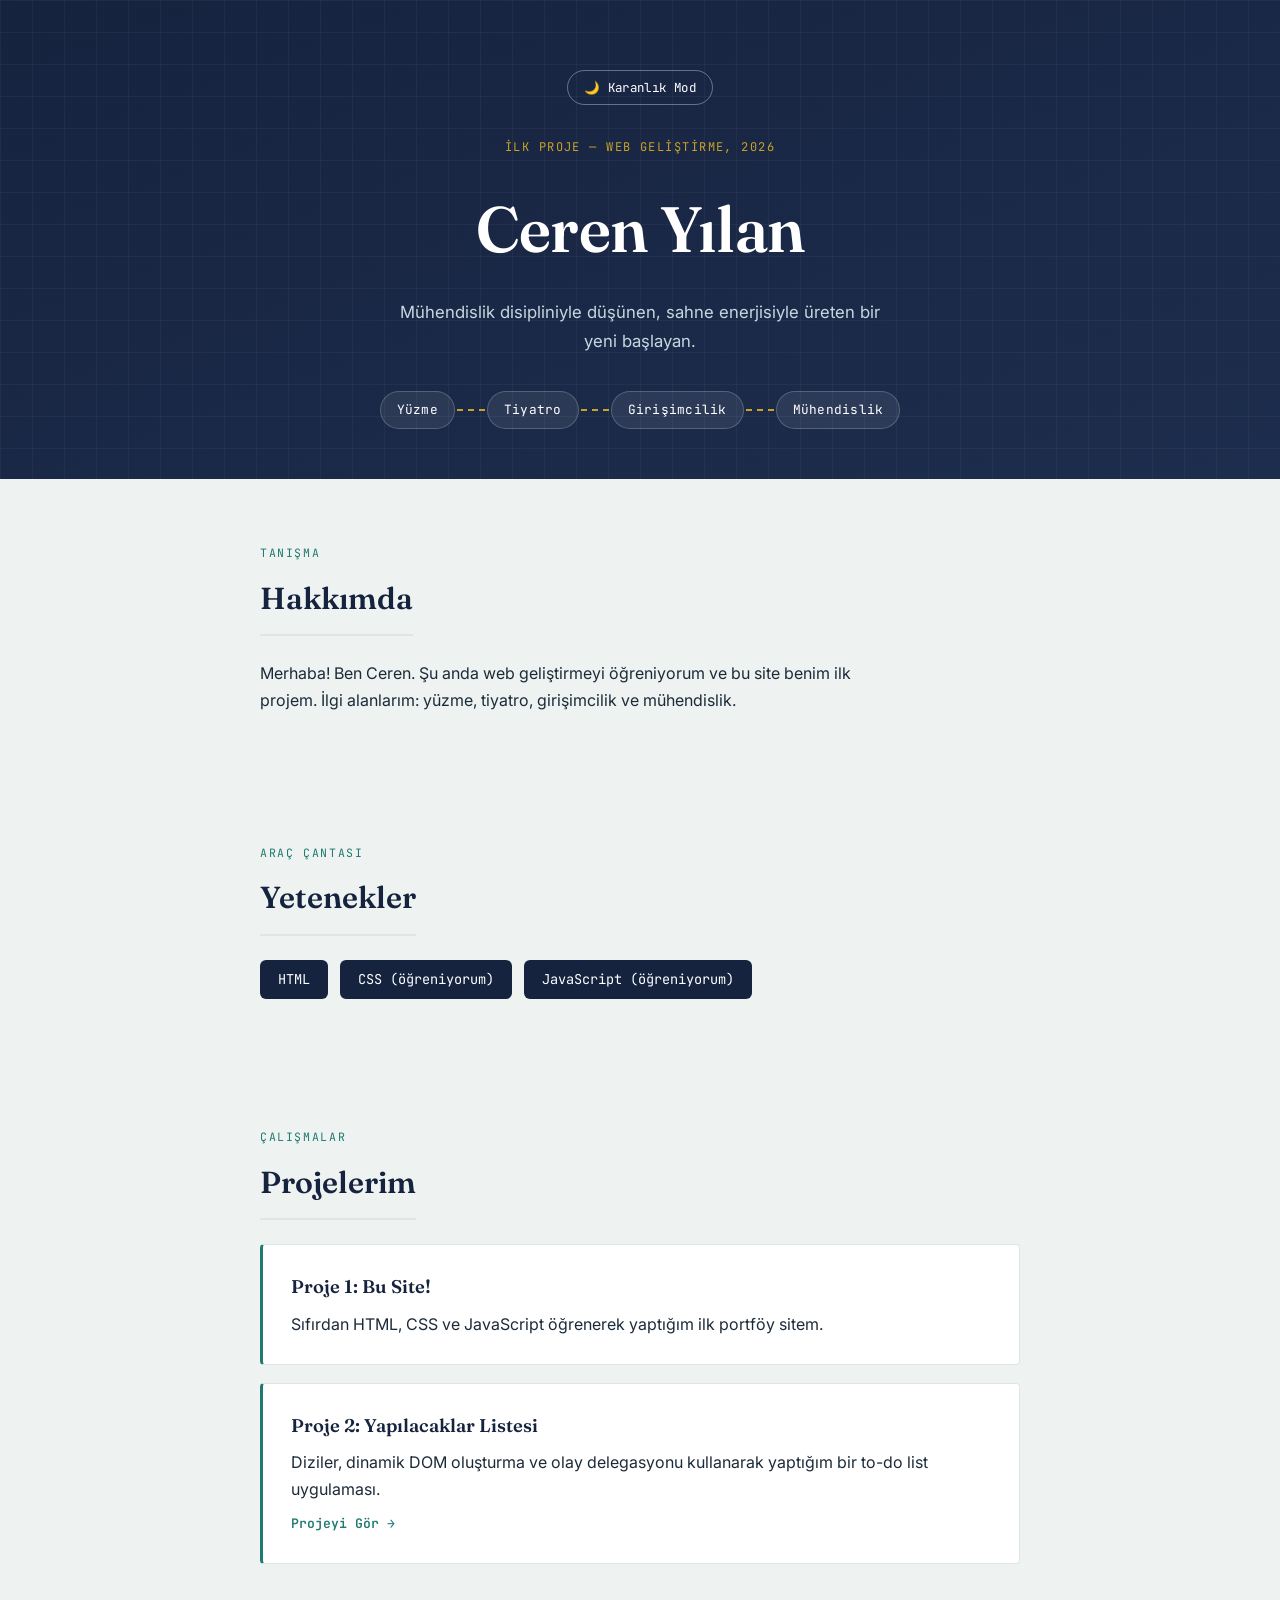
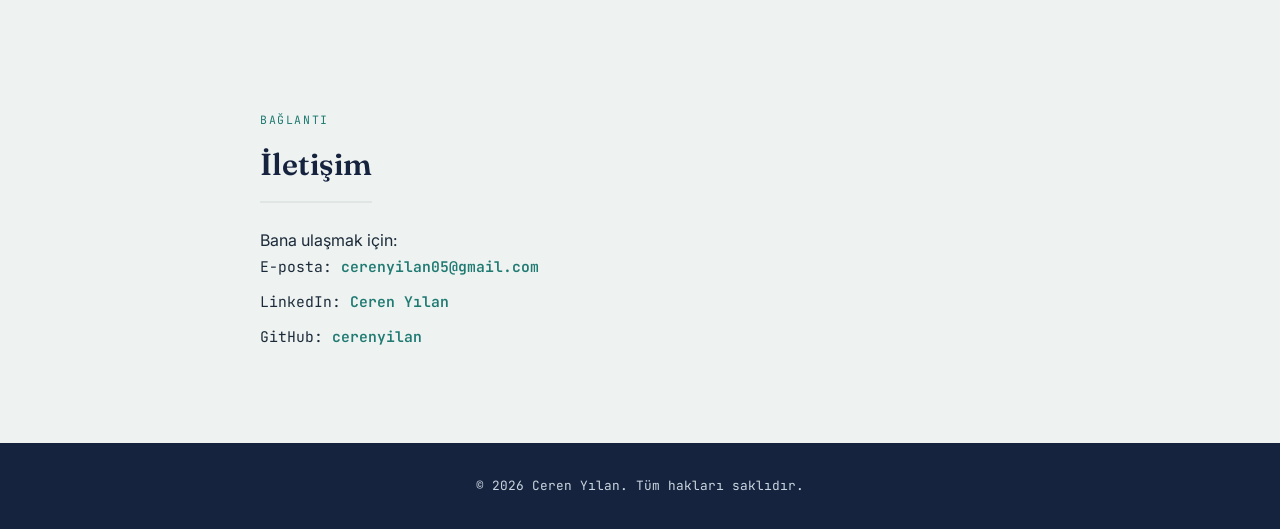
<file: index.html>
<!DOCTYPE html>
<!-- Bu satır, tarayıcıya "bu bir HTML5 belgesi" diyor. Her HTML dosyasının en başında olmalı. -->
<html lang="tr">
<!-- <html> tüm sayfayı saran ana kutudur. lang="tr" tarayıcıya sayfanın Türkçe olduğunu söyler. -->

<head>
    <!-- <head> içindekiler EKRANDA GÖRÜNMEZ. Tarayıcıya "arkaplan bilgisi" verir. -->
    <meta charset="UTF-8">
    <!-- Türkçe karakterlerin (ş, ğ, ı, ö, ü, ç) doğru görünmesini sağlar -->
    <meta name="viewport" content="width=device-width, initial-scale=1.0">
    <!-- Telefon ve tablette sayfanın doğru ölçekte açılmasını sağlar (3. aşamada işimize yarayacak) -->
    <title>Portföyüm</title>
    <!-- Bu yazı, tarayıcı sekmesinde (tab) görünür -->
    <link rel="stylesheet" href="style.css">
    <!-- Bu satır, style.css dosyasını bu sayfaya bağlar.
         CSS ve HTML dosyaları AYNI KLASÖRDE olmalı ki bu bağlantı çalışsın. -->

    <link rel="preconnect" href="https://fonts.googleapis.com">
    <link rel="preconnect" href="https://fonts.gstatic.com" crossorigin>
    <link href="https://fonts.googleapis.com/css2?family=Fraunces:opsz,wght@9..144,500;9..144,600;9..144,700&family=Inter:wght@400;500;600&family=JetBrains+Mono:wght@500&display=swap" rel="stylesheet">
    <!-- Google Fonts'tan 3 farklı font ailesi çekiyoruz:
         Fraunces (başlıklar), Inter (gövde metni), JetBrains Mono (etiketler) -->
</head>

<body>
    <!-- <body> içindekiler EKRANDA GÖRÜNÜR. Sitenin gerçek içeriği burada. -->

    <!-- ===== ÜST KISIM / BAŞLIK ===== -->
    <header>
        <button id="tema-butonu">🌙 Karanlık Mod</button>
        <!-- Bu butona JavaScript'te "id ile" erişeceğiz -->

        <p class="eyebrow">İLK PROJE — WEB GELİŞTİRME, 2026</p>
        <!-- "eyebrow" = başlığın üstünde duran küçük, teknik görünümlü etiket -->

        <h1>Ceren Yılan</h1>
        <p class="hero-tagline">Mühendislik disipliniyle düşünen, sahne enerjisiyle üreten bir yeni başlayan.</p>

        <div class="ilgi-alanlari">
            <!-- Kulvar çizgisi mantığı: her etiket, yüzme havuzu şeridi gibi
                 kesikli bir çizgiyle birbirine bağlanıyor. Bu, "farklı
                 alanlardan geçen tek bir yol" fikrini görsel olarak anlatıyor. -->
            <span class="ilgi-etiket">Yüzme</span>
            <span class="kulvar-cizgisi"></span>
            <span class="ilgi-etiket">Tiyatro</span>
            <span class="kulvar-cizgisi"></span>
            <span class="ilgi-etiket">Girişimcilik</span>
            <span class="kulvar-cizgisi"></span>
            <span class="ilgi-etiket">Mühendislik</span>
        </div>
    </header>

    <!-- ===== HAKKIMDA BÖLÜMÜ ===== -->
    <section id="hakkimda" class="reveal">
        <p class="section-eyebrow">TANIŞMA</p>
        <h2>Hakkımda</h2>
        <p>
            Merhaba! Ben Ceren. Şu anda web geliştirmeyi öğreniyorum ve
            bu site benim ilk projem. İlgi alanlarım: yüzme, tiyatro,
            girişimcilik ve mühendislik.
        </p>
    </section>

    <!-- ===== YETENEKLER BÖLÜMÜ ===== -->
    <section id="yetenekler" class="reveal">
        <p class="section-eyebrow">ARAÇ ÇANTASI</p>
        <h2>Yetenekler</h2>
        <ul>
            <li>HTML</li>
            <li>CSS (öğreniyorum)</li>
            <li>JavaScript (öğreniyorum)</li>
        </ul>
    </section>

    <!-- ===== PROJELER BÖLÜMÜ ===== -->
    <section id="projeler" class="reveal">
        <p class="section-eyebrow">ÇALIŞMALAR</p>
        <h2>Projelerim</h2>

        <div class="proje-karti">
            <h3>Proje 1: Bu Site!</h3>
            <p>Sıfırdan HTML, CSS ve JavaScript öğrenerek yaptığım ilk portföy sitem.</p>
        </div>

        <div class="proje-karti">
            <h3>Proje 2: Yapılacaklar Listesi</h3>
            <p>Diziler, dinamik DOM oluşturma ve olay delegasyonu kullanarak yaptığım bir to-do list uygulaması.</p>
            <a href="projeler/todo-list/index.html" class="proje-linki">Projeyi Gör →</a>
        </div>
    </section>

    <!-- ===== İLETİŞİM BÖLÜMÜ ===== -->
    <section id="iletisim" class="reveal">
        <p class="section-eyebrow">BAĞLANTI</p>
        <h2>İletişim</h2>
        <p>Bana ulaşmak için:</p>
        <ul>
            <li>E-posta: <a href="mailto:cerenyilan05@gmail.com">cerenyilan05@gmail.com</a></li>
            <li>LinkedIn: <a href="https://www.linkedin.com/in/ceren-yilan">Ceren Yılan</a></li>
            <li>GitHub: <a href="https://github.com/cerenyilan">cerenyilan</a></li>
        </ul>
    </section>

    <!-- ===== ALT BİLGİ ===== -->
    <footer>
        <p>&copy; 2026 Ceren Yılan. Tüm hakları saklıdır.</p>
    </footer>

    <script src="script.js"></script>
    <!-- script etiketini body'nin EN SONUNA koyuyoruz.
         Neden? Çünkü JavaScript, sayfadaki elemanlara erişmeye çalışır
         (örn. tema-butonu). Eğer script HTML'in en başında olsaydı,
         buton henüz yüklenmeden JS onu aramaya çalışır ve HATA verirdi.
         En sona koymak, "önce sayfayı kur, sonra JS'i çalıştır" demektir. -->

</body>
</html>
</file>
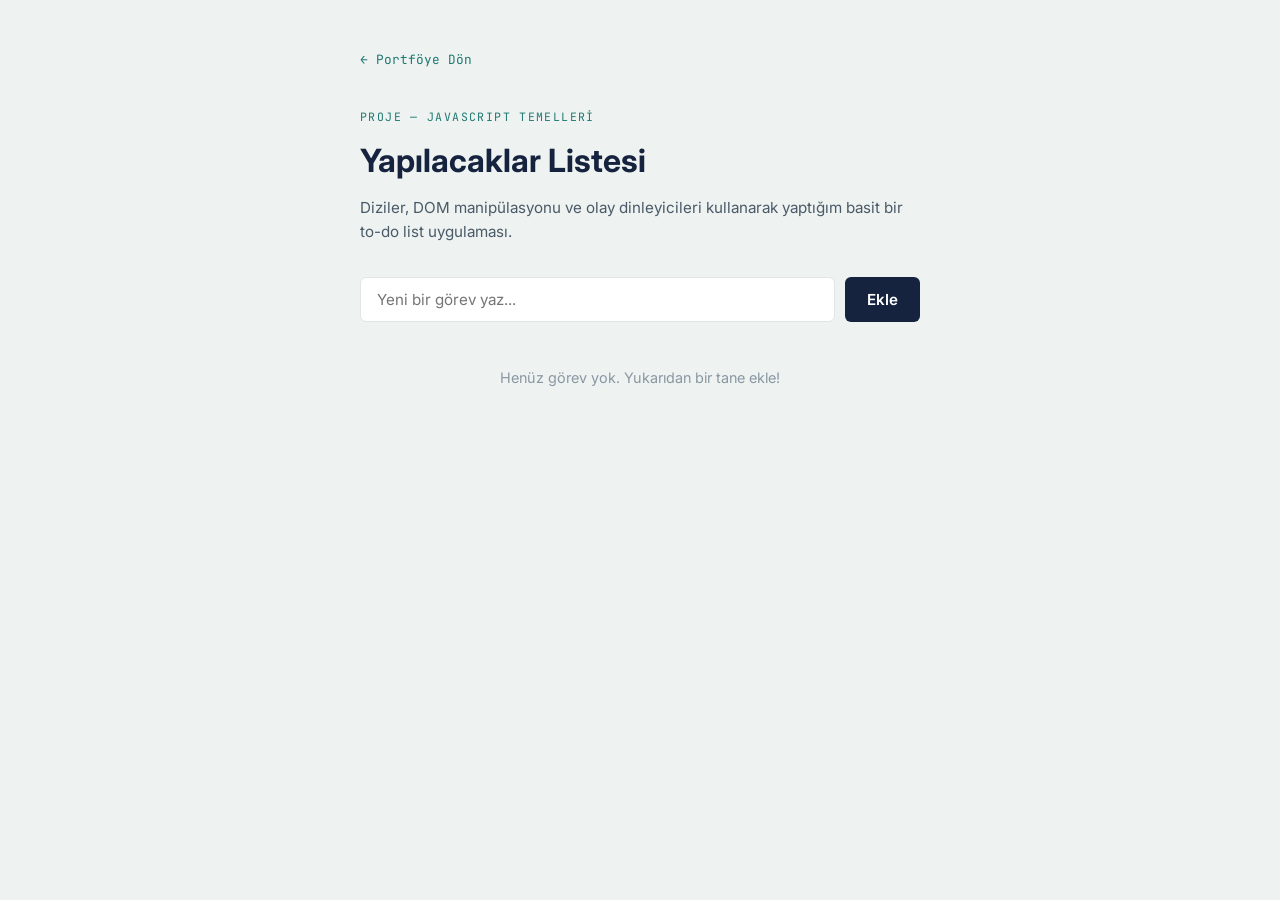
<file: projeler/todo-list/index.html>
<!DOCTYPE html>
<html lang="tr">

<head>
    <meta charset="UTF-8">
    <meta name="viewport" content="width=device-width, initial-scale=1.0">
    <title>Yapılacaklar Listesi | Ceren Yılan</title>
    <link rel="stylesheet" href="style.css">
    <link rel="preconnect" href="https://fonts.googleapis.com">
    <link rel="preconnect" href="https://fonts.gstatic.com" crossorigin>
    <link href="https://fonts.googleapis.com/css2?family=Inter:wght@400;500;600&family=JetBrains+Mono:wght@500&display=swap" rel="stylesheet">
</head>

<body>

    <div class="sayfa">

        <a href="/index.html" class="geri-linki">← Portföye Dön</a>
        <!-- "/index.html" -> başındaki "/" işareti, "sitenin KÖKÜNDEN
             başla" demek. Böylece hangi klasörde olursak olalım
             (todo-list'in içinde bile), her zaman doğru şekilde ana
             sayfaya gider. -->

        <header>
            <p class="eyebrow">PROJE — JAVASCRIPT TEMELLERİ</p>
            <h1>Yapılacaklar Listesi</h1>
            <p class="aciklama">Diziler, DOM manipülasyonu ve olay dinleyicileri kullanarak yaptığım basit bir to-do list uygulaması.</p>
        </header>

        <main>
            <!-- ===== GÖREV EKLEME ALANI ===== -->
            <div class="ekleme-alani">
                <input type="text" id="gorev-input" placeholder="Yeni bir görev yaz..." maxlength="80">
                <button id="ekle-butonu">Ekle</button>
            </div>

            <!-- ===== GÖREV LİSTESİ ===== -->
            <!-- Bu liste BOŞ - JavaScript, kullanıcı görev ekledikçe
                 buraya <li> etiketlerini KENDİSİ oluşturup ekleyecek.
                 Buna "dinamik DOM oluşturma" denir. -->
            <ul id="gorev-listesi"></ul>

            <!-- ===== BOŞ DURUM MESAJI ===== -->
            <p id="bos-mesaji" class="bos-mesaji">Henüz görev yok. Yukarıdan bir tane ekle!</p>
        </main>

    </div>

    <script src="script.js"></script>

</body>
</html>
</file>
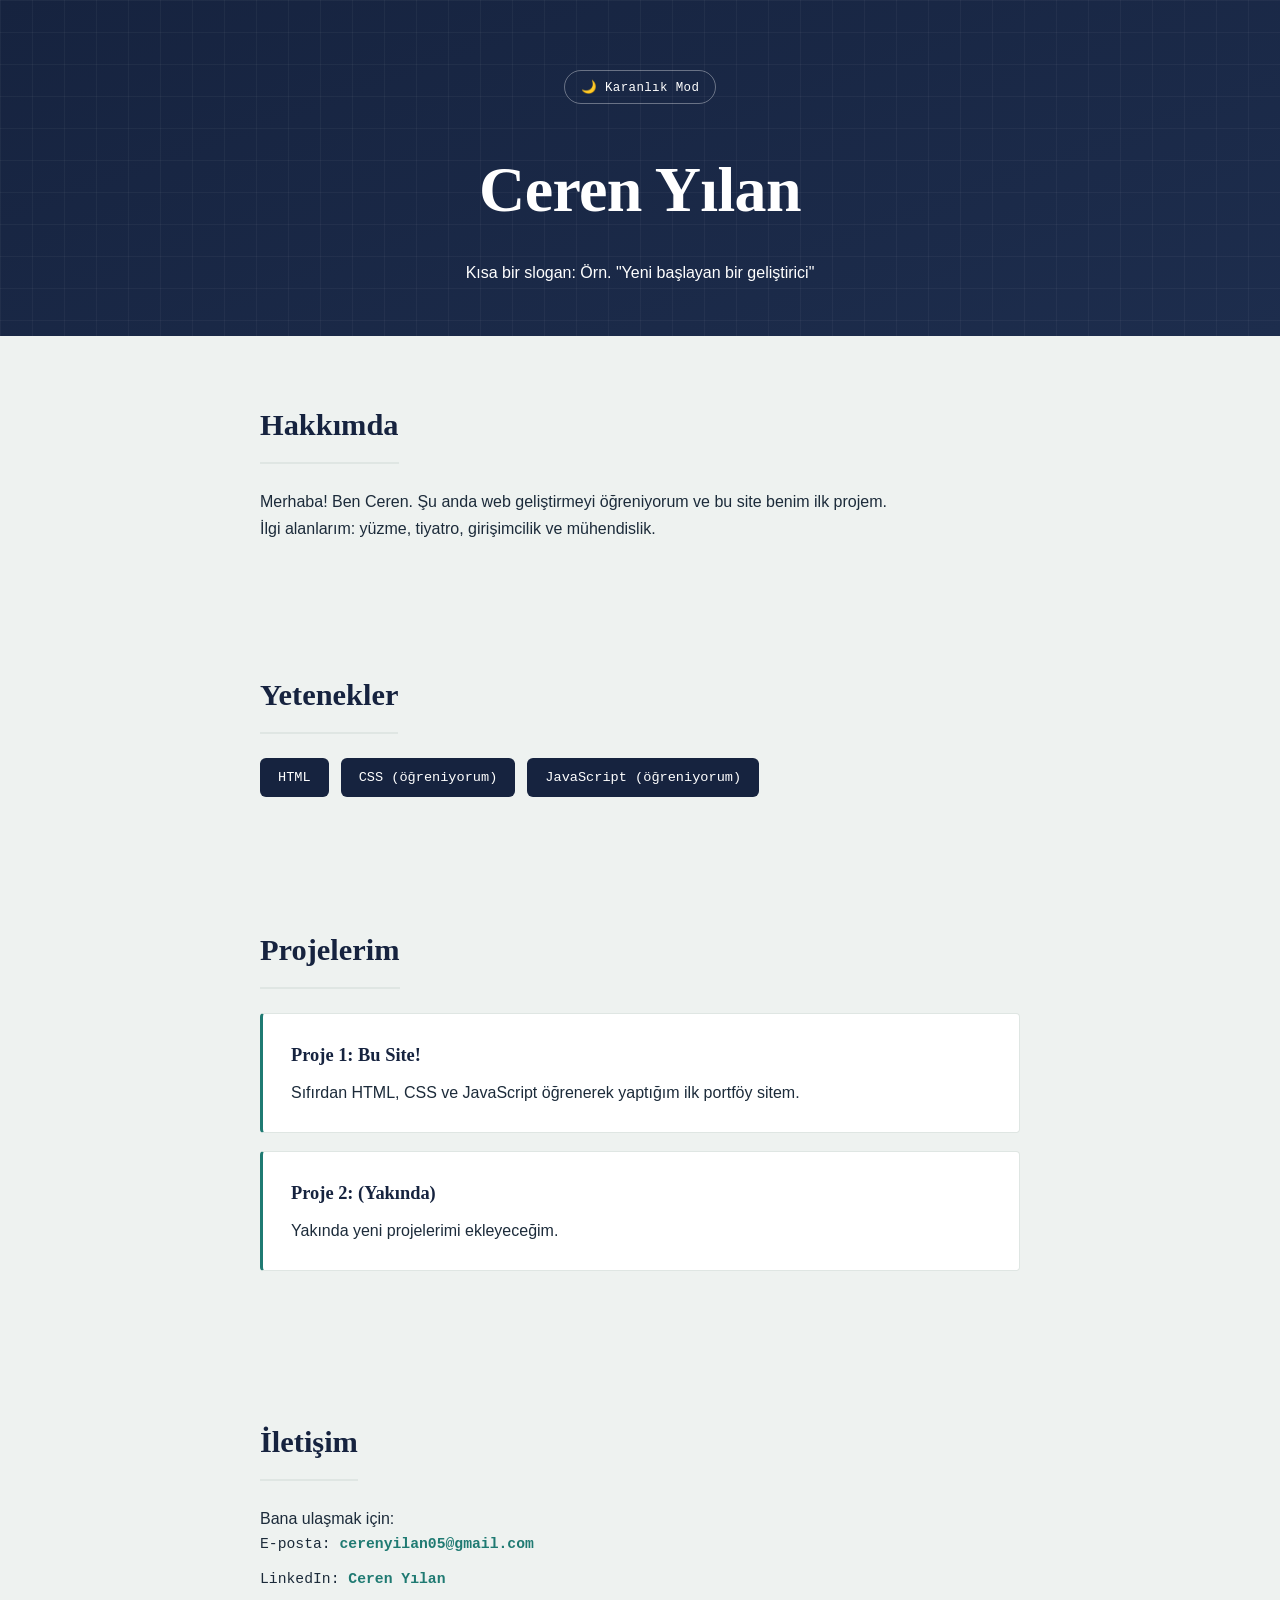
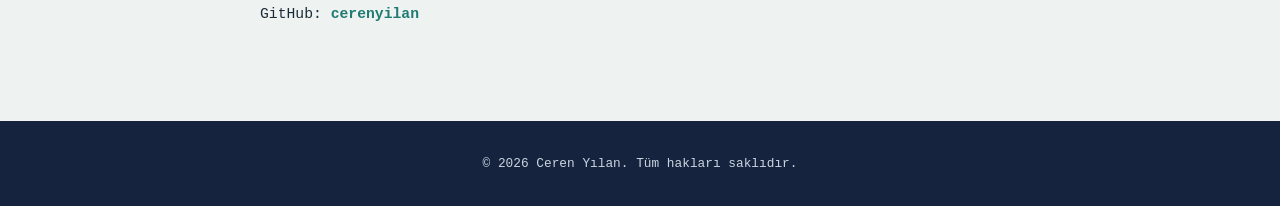
<file: index (2).html>
<!DOCTYPE html>
<!-- Bu satır, tarayıcıya "bu bir HTML5 belgesi" diyor. Her HTML dosyasının en başında olmalı. -->
<html lang="tr">
<!-- <html> tüm sayfayı saran ana kutudur. lang="tr" tarayıcıya sayfanın Türkçe olduğunu söyler. -->

<head>
    <!-- <head> içindekiler EKRANDA GÖRÜNMEZ. Tarayıcıya "arkaplan bilgisi" verir. -->
    <meta charset="UTF-8">
    <!-- Türkçe karakterlerin (ş, ğ, ı, ö, ü, ç) doğru görünmesini sağlar -->
    <meta name="viewport" content="width=device-width, initial-scale=1.0">
    <!-- Telefon ve tablette sayfanın doğru ölçekte açılmasını sağlar (3. aşamada işimize yarayacak) -->
    <title>Portföyüm</title>
    <!-- Bu yazı, tarayıcı sekmesinde (tab) görünür -->
    <link rel="stylesheet" href="style.css">
    <!-- Bu satır, style.css dosyasını bu sayfaya bağlar.
         CSS ve HTML dosyaları AYNI KLASÖRDE olmalı ki bu bağlantı çalışsın. -->
</head>

<body>
    <!-- <body> içindekiler EKRANDA GÖRÜNÜR. Sitenin gerçek içeriği burada. -->

    <!-- ===== ÜST KISIM / BAŞLIK ===== -->
    <header>
        <button id="tema-butonu">🌙 Karanlık Mod</button>
        <!-- Bu butona JavaScript'te "id ile" erişeceğiz -->
        <h1>Ceren Yılan</h1>
        <p>Kısa bir slogan: Örn. "Yeni başlayan bir geliştirici"</p>
    </header>

    <!-- ===== HAKKIMDA BÖLÜMÜ ===== -->
    <section id="hakkimda">
        <h2>Hakkımda</h2>
        <p>
            Merhaba! Ben Ceren. Şu anda web geliştirmeyi öğreniyorum ve
            bu site benim ilk projem. İlgi alanlarım: yüzme, tiyatro,
            girişimcilik ve mühendislik.
        </p>
    </section>

    <!-- ===== YETENEKLER BÖLÜMÜ ===== -->
    <section id="yetenekler">
        <h2>Yetenekler</h2>
        <ul>
            <li>HTML</li>
            <li>CSS (öğreniyorum)</li>
            <li>JavaScript (öğreniyorum)</li>
        </ul>
    </section>

    <!-- ===== PROJELER BÖLÜMÜ ===== -->
    <section id="projeler">
        <h2>Projelerim</h2>

        <div class="proje-karti">
            <h3>Proje 1: Bu Site!</h3>
            <p>Sıfırdan HTML, CSS ve JavaScript öğrenerek yaptığım ilk portföy sitem.</p>
        </div>

        <div class="proje-karti">
            <h3>Proje 2: (Yakında)</h3>
            <p>Yakında yeni projelerimi ekleyeceğim.</p>
        </div>
    </section>

    <!-- ===== İLETİŞİM BÖLÜMÜ ===== -->
    <section id="iletisim">
        <h2>İletişim</h2>
        <p>Bana ulaşmak için:</p>
        <ul>
            <li>E-posta: <a href="mailto:cerenyilan05@gmail.com">cerenyilan05@gmail.com</a></li>
            <li>LinkedIn: <a href="https://www.linkedin.com/in/ceren-yilan">Ceren Yılan</a></li>
            <li>GitHub: <a href="https://github.com/cerenyilan">cerenyilan</a></li>
        </ul>
    </section>

    <!-- ===== ALT BİLGİ ===== -->
    <footer>
        <p>&copy; 2026 Ceren Yılan. Tüm hakları saklıdır.</p>
    </footer>

    <script src="script.js"></script>
    <!-- script etiketini body'nin EN SONUNA koyuyoruz.
         Neden? Çünkü JavaScript, sayfadaki elemanlara erişmeye çalışır
         (örn. tema-butonu). Eğer script HTML'in en başında olsaydı,
         buton henüz yüklenmeden JS onu aramaya çalışır ve HATA verirdi.
         En sona koymak, "önce sayfayı kur, sonra JS'i çalıştır" demektir. -->

</body>
</html>
</file>
<file: style.css>
/* ============================================
   0. TASARIM TOKENLARI (CSS DEĞİŞKENLERİ)
   Bu, YENİ bir CSS kavramı: "CSS Custom Properties" (değişkenler).
   --isim: değer; şeklinde tanımlanır, sonra var(--isim) ile
   istediğin yerde kullanılır. Faydası: rengi TEK yerden değiştirip
   tüm siteye yayabilirsin, her yerde tek tek aramana gerek kalmaz.
   ============================================ */
:root {
    /* Renk paleti */
    --renk-lacivert: #16233f;      /* Ana koyu renk - mühendislik/ciddiyet */
    --renk-lacivert-2: #1d2d4d;    /* Lacivertin biraz açığı - gradyanlar için */
    --renk-kagit: #eef2f0;         /* Açık arkaplan - su/deniz köpüğü tonu */
    --renk-metin: #1c2b3a;         /* Ana metin rengi */
    --renk-teal: #1f7a72;          /* Ana vurgu - su, mühendislik */
    --renk-altin: #c9a227;         /* İkincil vurgu - sahne/tiyatro ışığı */
    --renk-gri-acik: #dfe6e3;      /* Kenarlıklar, ayraçlar için soft gri */

    /* Tipografi */
    --font-baslik: 'Fraunces', Georgia, serif;
    --font-govde: 'Inter', 'Segoe UI', Arial, sans-serif;
    --font-mono: 'JetBrains Mono', monospace;
}

/* ============================================
   1. GENEL SIFIRLAMA (RESET)
   ============================================ */
* {
    margin: 0;
    padding: 0;
    box-sizing: border-box;
}

/* ============================================
   2. TEMEL GÖVDE (BODY) AYARLARI
   ============================================ */
body {
    font-family: var(--font-govde);
    background-color: var(--renk-kagit);
    color: var(--renk-metin);
    line-height: 1.7;
    transition: background-color 0.3s ease, color 0.3s ease;
    /* Karanlık moda geçişin ANİ değil, yumuşak olmasını sağlar */
}

/* ============================================
   3. ÜST KISIM (HEADER) - YENİ TASARIM
   ============================================ */
header {
    background: linear-gradient(160deg, var(--renk-lacivert) 0%, var(--renk-lacivert-2) 100%);
    /* linear-gradient -> tek düz renk yerine iki renk arasında yumuşak geçiş.
       160deg, geçişin açısını belirtiyor (yukarıdan aşağıya, hafif çapraz) */
    color: #ffffff;
    text-align: center;
    padding: 70px 20px 50px;
    position: relative;
    overflow: hidden;
}

header::before {
    /* ::before -> elemanın İÇİNE, görünmeyen "hayalet" bir kutu ekler.
       Burada header'ın arkasına ince bir kılavuz-çizgisi deseni koyuyoruz,
       mühendislik/blueprint (teknik çizim) hissi vermesi için. */
    content: "";
    position: absolute;
    inset: 0;
    background-image:
        linear-gradient(rgba(255, 255, 255, 0.04) 1px, transparent 1px),
        linear-gradient(90deg, rgba(255, 255, 255, 0.04) 1px, transparent 1px);
    background-size: 32px 32px;
    /* Bu iki gradient, yatay ve dikey ince çizgiler oluşturup
       ızgara (grid) kağıdı görünümü veriyor - mühendislik defteri gibi */
    pointer-events: none;
    /* Bu katmana tıklanamaz, sadece görsel amaçlı */
}

#tema-butonu {
    position: relative;
    background-color: transparent;
    color: white;
    border: 1px solid rgba(255, 255, 255, 0.35);
    padding: 8px 16px;
    border-radius: 20px;
    cursor: pointer;
    font-family: var(--font-mono);
    font-size: 0.78rem;
    letter-spacing: 0.03em;
    margin-bottom: 32px;
    transition: background-color 0.2s ease, border-color 0.2s ease;
}

#tema-butonu:hover {
    background-color: rgba(255, 255, 255, 0.1);
    border-color: rgba(255, 255, 255, 0.6);
}

.eyebrow {
    position: relative;
    font-family: var(--font-mono);
    font-size: 0.75rem;
    letter-spacing: 0.12em;
    color: var(--renk-altin);
    margin-bottom: 18px;
}

header h1 {
    position: relative;
    font-family: var(--font-baslik);
    font-weight: 600;
    font-size: clamp(2.5rem, 6vw, 4rem);
    /* clamp(min, tercih-edilen, max) -> ekran boyutuna göre otomatik
       ölçeklenen font boyutu. Bunu manuel media query yazmadan halleder. */
    letter-spacing: -0.01em;
    margin-bottom: 14px;
}

.hero-tagline {
    position: relative;
    font-size: 1.05rem;
    color: #c9d6df;
    max-width: 480px;
    margin: 0 auto 36px;
}

/* --- İmza öğesi: kulvar çizgisiyle bağlanan ilgi alanı etiketleri --- */
.ilgi-alanlari {
    position: relative;
    display: flex;
    align-items: center;
    justify-content: center;
    flex-wrap: wrap;
    gap: 0;
    max-width: 640px;
    margin: 0 auto;
}

.ilgi-etiket {
    font-family: var(--font-mono);
    font-size: 0.8rem;
    letter-spacing: 0.02em;
    color: #ffffff;
    background-color: rgba(255, 255, 255, 0.08);
    border: 1px solid rgba(255, 255, 255, 0.2);
    padding: 7px 16px;
    border-radius: 999px;
    white-space: nowrap;
}

.kulvar-cizgisi {
    /* Yüzme havuzu kulvar şeridini simgeleyen kesikli çizgi */
    width: 28px;
    height: 0;
    border-top: 2px dashed var(--renk-altin);
    margin: 0 2px;
}

/* ============================================
   4. BÖLÜMLER (SECTIONS) - GENEL KURAL
   ============================================ */
section {
    max-width: 800px;
    margin: 0 auto;
    padding: 64px 20px;
}

.section-eyebrow {
    font-family: var(--font-mono);
    font-size: 0.72rem;
    letter-spacing: 0.14em;
    color: var(--renk-teal);
    margin-bottom: 10px;
}

section h2 {
    font-family: var(--font-baslik);
    font-weight: 600;
    font-size: 1.9rem;
    color: var(--renk-lacivert);
    margin-bottom: 24px;
    padding-bottom: 10px;
    border-bottom: 2px solid var(--renk-gri-acik);
    display: inline-block;
}

section p {
    max-width: 640px;
}

/* ============================================
   5. SCROLL REVEAL ANİMASYONU
   JavaScript, bir bölüm ekrana girdiğinde ".gorunur" class'ını
   ekleyecek. Burada CSS, o class YOKKEN elemanın "gizli ve biraz
   aşağıda" olmasını, class GELDİĞİNDE ise yumuşakça belirmesini
   tanımlıyor. Asıl hareketi tetikleyen JS, ama nasıl görüneceğini
   CSS söylüyor.
   ============================================ */
.reveal {
    opacity: 0;
    transform: translateY(24px);
    transition: opacity 0.6s ease, transform 0.6s ease;
}

.reveal.gorunur {
    opacity: 1;
    transform: translateY(0);
}

/* ============================================
   6. YETENEKLER LİSTESİ
   ============================================ */
#yetenekler ul {
    list-style: none;
    display: flex;
    flex-wrap: wrap;
    gap: 12px;
}

#yetenekler li {
    background-color: var(--renk-lacivert);
    color: white;
    font-family: var(--font-mono);
    font-size: 0.85rem;
    padding: 8px 18px;
    border-radius: 6px;
    /* Tam yuvarlak yerine hafif köşeli - "etiket" değil "modül" hissi,
       mühendislik/teknik referansa daha uygun */
}

/* ============================================
   7. PROJE KARTLARI
   ============================================ */
.proje-karti {
    background-color: #ffffff;
    border: 1px solid var(--renk-gri-acik);
    border-left: 3px solid var(--renk-teal);
    /* Sol kenarda kalın renkli çizgi - "bu bir dosya/kayıt" hissi verir */
    border-radius: 4px;
    padding: 26px 28px;
    margin-bottom: 18px;
    transition: transform 0.2s ease, box-shadow 0.2s ease, border-left-color 0.2s ease;
}

.proje-karti:hover {
    transform: translateX(4px);
    /* Yukarı değil, sağa kayma - kart bir "dosya çekmecesi" gibi açılıyor hissi */
    box-shadow: 0 8px 24px rgba(22, 35, 63, 0.1);
    border-left-color: var(--renk-altin);
}

.proje-karti h3 {
    font-family: var(--font-baslik);
    font-weight: 600;
    color: var(--renk-lacivert);
    margin-bottom: 8px;
    font-size: 1.15rem;
}

.proje-linki {
    display: inline-block;
    margin-top: 10px;
    font-family: var(--font-mono);
    font-size: 0.82rem;
    color: var(--renk-teal);
    text-decoration: none;
    font-weight: 600;
}

.proje-linki:hover {
    text-decoration: underline;
}

/* ============================================
   8. İLETİŞİM BÖLÜMÜ LİNKLERİ
   ============================================ */
#iletisim ul {
    list-style: none;
}

#iletisim li {
    margin-bottom: 10px;
    font-family: var(--font-mono);
    font-size: 0.92rem;
}

#iletisim a {
    color: var(--renk-teal);
    text-decoration: none;
    font-weight: 600;
    border-bottom: 1px solid transparent;
    transition: border-color 0.2s ease;
}

#iletisim a:hover {
    border-bottom-color: var(--renk-teal);
}

/* ============================================
   9. ALT BİLGİ (FOOTER)
   ============================================ */
footer {
    text-align: center;
    padding: 32px 20px;
    background-color: var(--renk-lacivert);
    color: #c9d6df;
    font-family: var(--font-mono);
    font-size: 0.8rem;
    margin-top: 20px;
}

/* ============================================
   10. TEMA BUTONU İÇİN EK KURAL
   (Not: temel stil yukarıda #tema-butonu içinde tanımlı, bu boşluk
   ileride ek dark-mode-özel buton stilleri gerekirse burada durur)
   ============================================ */

/* ============================================
   11. KARANLIK MOD (DARK MODE)
   ============================================ */
body.karanlik-mod {
    background-color: #12181f;
    color: #dfe6e3;
}

body.karanlik-mod section h2 {
    color: #eef2f0;
    border-bottom-color: #2a3542;
}

body.karanlik-mod .proje-karti {
    background-color: #1a222b;
    border-color: #2a3542;
}

body.karanlik-mod .proje-karti h3 {
    color: #eef2f0;
}

body.karanlik-mod #yetenekler li {
    background-color: var(--renk-teal);
}

/* ============================================
   12. RESPONSIVE DESIGN (DUYARLI TASARIM)
   ============================================ */
@media (max-width: 768px) {

    header {
        padding: 50px 16px 40px;
    }

    header h1 {
        font-size: 2.2rem;
    }

    .hero-tagline {
        font-size: 0.95rem;
    }

    .ilgi-alanlari {
        gap: 8px;
    }

    .kulvar-cizgisi {
        display: none;
        /* Dar ekranda kulvar çizgileri kalabalık yapar, gizliyoruz */
    }

    section {
        padding: 44px 16px;
    }

    section h2 {
        font-size: 1.5rem;
    }

    #yetenekler ul {
        justify-content: center;
    }

    .proje-karti {
        padding: 18px 20px;
    }

    .proje-karti:hover {
        transform: none;
    }
}

@media (max-width: 400px) {
    header h1 {
        font-size: 1.8rem;
    }

    .ilgi-etiket {
        font-size: 0.72rem;
        padding: 6px 12px;
    }
}

/* ============================================
   13. ERİŞİLEBİLİRLİK: KLAVYE ODAĞI
   Klavye ile (Tab tuşuyla) gezinen kullanıcılar için, odaklanılan
   elemanın etrafında görünür bir çerçeve bırakıyoruz. Bunu CSS ile
   kaldırmak yaygın bir hatadır - biz bilerek koruyoruz.
   ============================================ */
a:focus-visible,
button:focus-visible {
    outline: 2px solid var(--renk-teal);
    outline-offset: 3px;
}
</file>
<file: projeler/todo-list/style.css>
:root {
    --renk-lacivert: #16233f;
    --renk-kagit: #eef2f0;
    --renk-metin: #1c2b3a;
    --renk-teal: #1f7a72;
    --renk-altin: #c9a227;
    --renk-gri-acik: #dfe6e3;
    --font-govde: 'Inter', 'Segoe UI', Arial, sans-serif;
    --font-mono: 'JetBrains Mono', monospace;
}

* {
    margin: 0;
    padding: 0;
    box-sizing: border-box;
}

body {
    font-family: var(--font-govde);
    background-color: var(--renk-kagit);
    color: var(--renk-metin);
    line-height: 1.6;
    padding: 40px 16px;
}

.sayfa {
    max-width: 560px;
    margin: 0 auto;
}

.geri-linki {
    display: inline-block;
    font-family: var(--font-mono);
    font-size: 0.8rem;
    color: var(--renk-teal);
    text-decoration: none;
    margin-bottom: 28px;
    padding: 10px 14px 10px 0;
    /* padding ekleyerek dokunma alanını büyüttük - mobilde parmakla
       basmak, fare ile tıklamaktan daha az hassas olduğu için bu
       önemli bir erişilebilirlik pratiğidir */
}

.geri-linki:hover {
    text-decoration: underline;
}

header {
    margin-bottom: 32px;
}

.eyebrow {
    font-family: var(--font-mono);
    font-size: 0.72rem;
    letter-spacing: 0.12em;
    color: var(--renk-teal);
    margin-bottom: 8px;
}

header h1 {
    font-size: 2rem;
    color: var(--renk-lacivert);
    margin-bottom: 10px;
}

.aciklama {
    color: #4a5a68;
    font-size: 0.95rem;
}

/* ============================================
   GÖREV EKLEME ALANI
   ============================================ */
.ekleme-alani {
    display: flex;
    gap: 10px;
    margin-bottom: 24px;
}

#gorev-input {
    flex: 1;
    /* flex: 1 -> bu eleman, kalan TÜM boş alanı doldursun.
       Buton sabit genişlikte kalırken, input esner. */
    padding: 12px 16px;
    border: 1px solid var(--renk-gri-acik);
    border-radius: 6px;
    font-family: var(--font-govde);
    font-size: 0.95rem;
    background-color: white;
}

#gorev-input:focus {
    outline: none;
    border-color: var(--renk-teal);
}

#ekle-butonu {
    padding: 12px 22px;
    background-color: var(--renk-lacivert);
    color: white;
    border: none;
    border-radius: 6px;
    font-family: var(--font-govde);
    font-weight: 600;
    font-size: 0.95rem;
    cursor: pointer;
    transition: background-color 0.2s ease;
}

#ekle-butonu:hover {
    background-color: var(--renk-teal);
}

/* ============================================
   GÖREV LİSTESİ
   ============================================ */
#gorev-listesi {
    list-style: none;
}

.gorev-satiri {
    display: flex;
    align-items: center;
    gap: 12px;
    background-color: white;
    border: 1px solid var(--renk-gri-acik);
    border-left: 3px solid var(--renk-teal);
    border-radius: 6px;
    padding: 14px 16px;
    margin-bottom: 10px;
    transition: border-left-color 0.2s ease;
}

.gorev-satiri.tamamlandi {
    /* JavaScript, bir görev tamamlanınca bu class'ı ekleyecek */
    border-left-color: var(--renk-gri-acik);
    opacity: 0.6;
}

.gorev-metni {
    flex: 1;
    font-size: 0.95rem;
    word-break: break-word;
}

.gorev-satiri.tamamlandi .gorev-metni {
    text-decoration: line-through;
    color: #8a97a3;
}

.tamamla-butonu,
.sil-butonu {
    border: none;
    background: none;
    cursor: pointer;
    font-size: 1.1rem;
    padding: 4px 8px;
    border-radius: 4px;
    transition: background-color 0.15s ease;
}

.tamamla-butonu:hover {
    background-color: rgba(31, 122, 114, 0.12);
}

.sil-butonu:hover {
    background-color: rgba(200, 60, 60, 0.12);
}

.bos-mesaji {
    text-align: center;
    color: #8a97a3;
    font-size: 0.9rem;
    padding: 20px;
}

.bos-mesaji.gizli {
    display: none;
    /* JavaScript, listede en az 1 görev olduğunda bu class'ı ekleyip
       mesajı gizleyecek */
}

@media (max-width: 480px) {
    header h1 {
        font-size: 1.6rem;
    }

    .ekleme-alani {
        flex-direction: column;
    }
}
</file>
